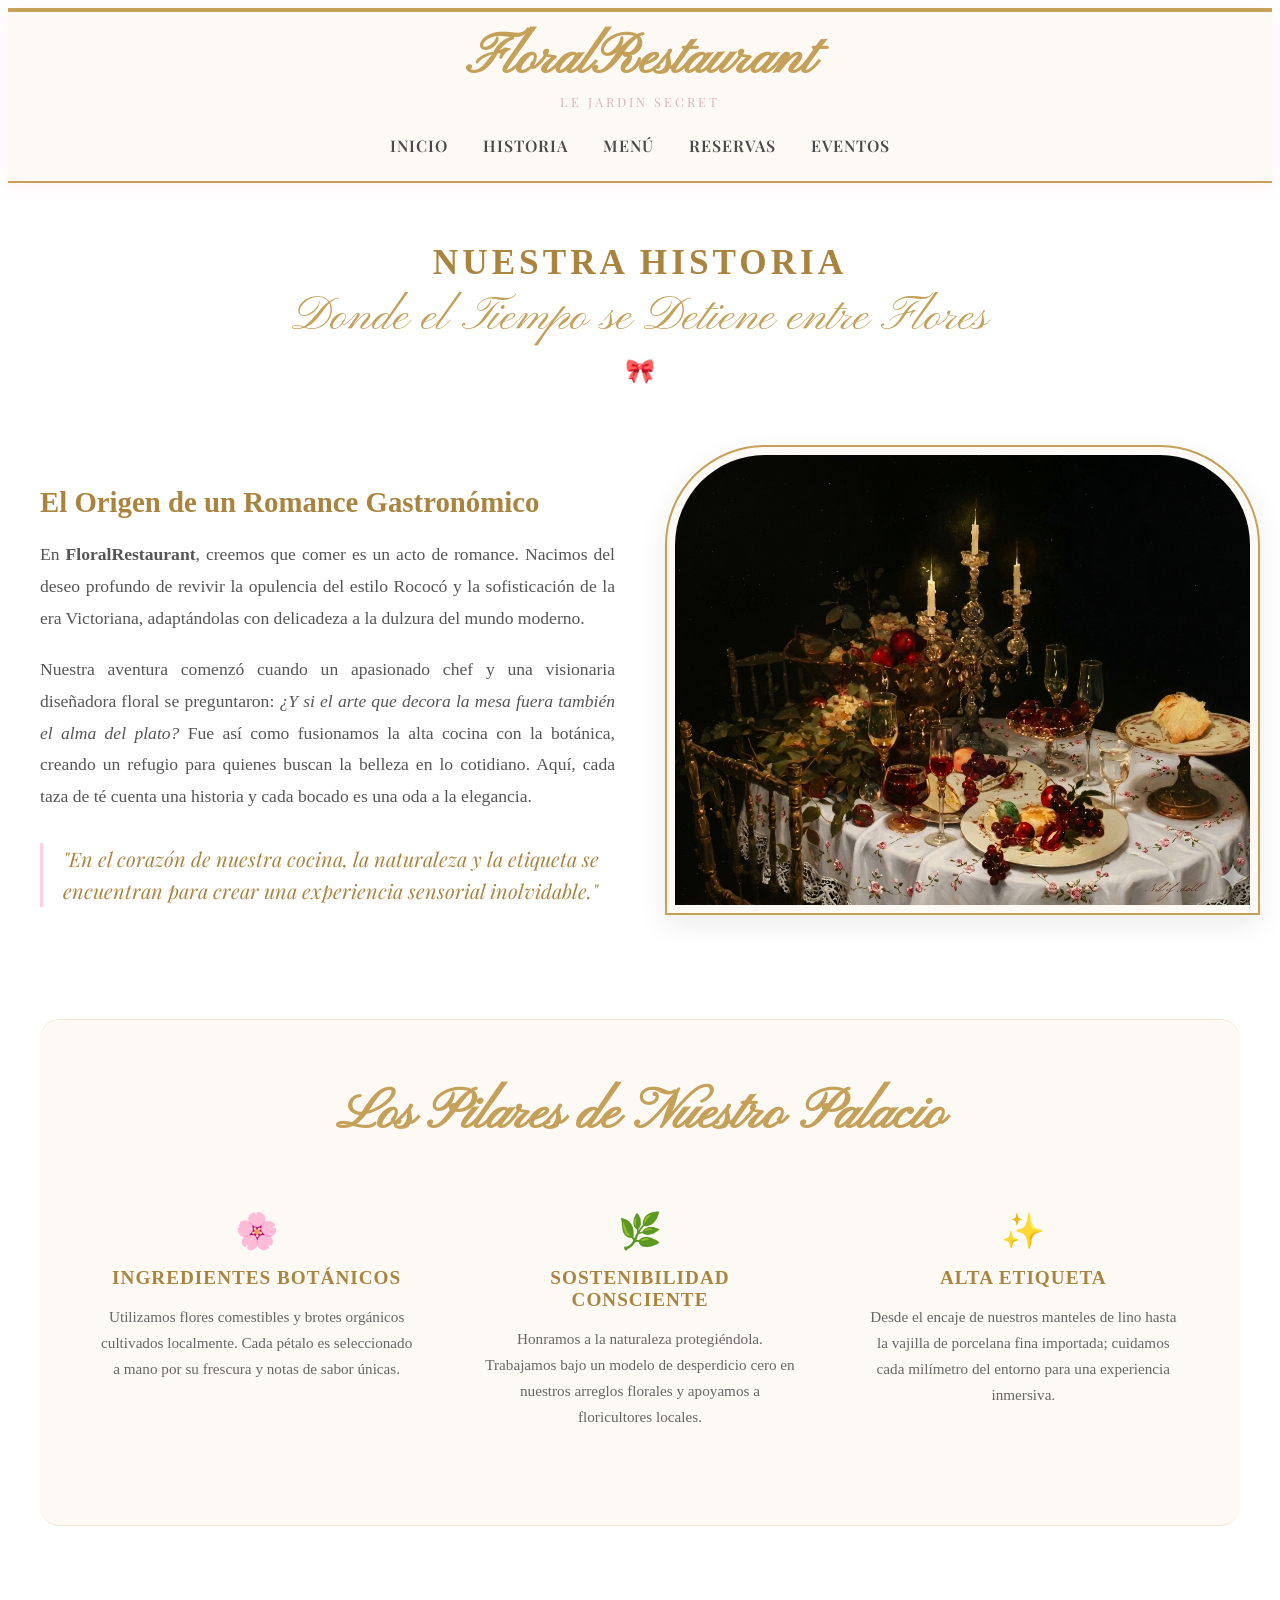
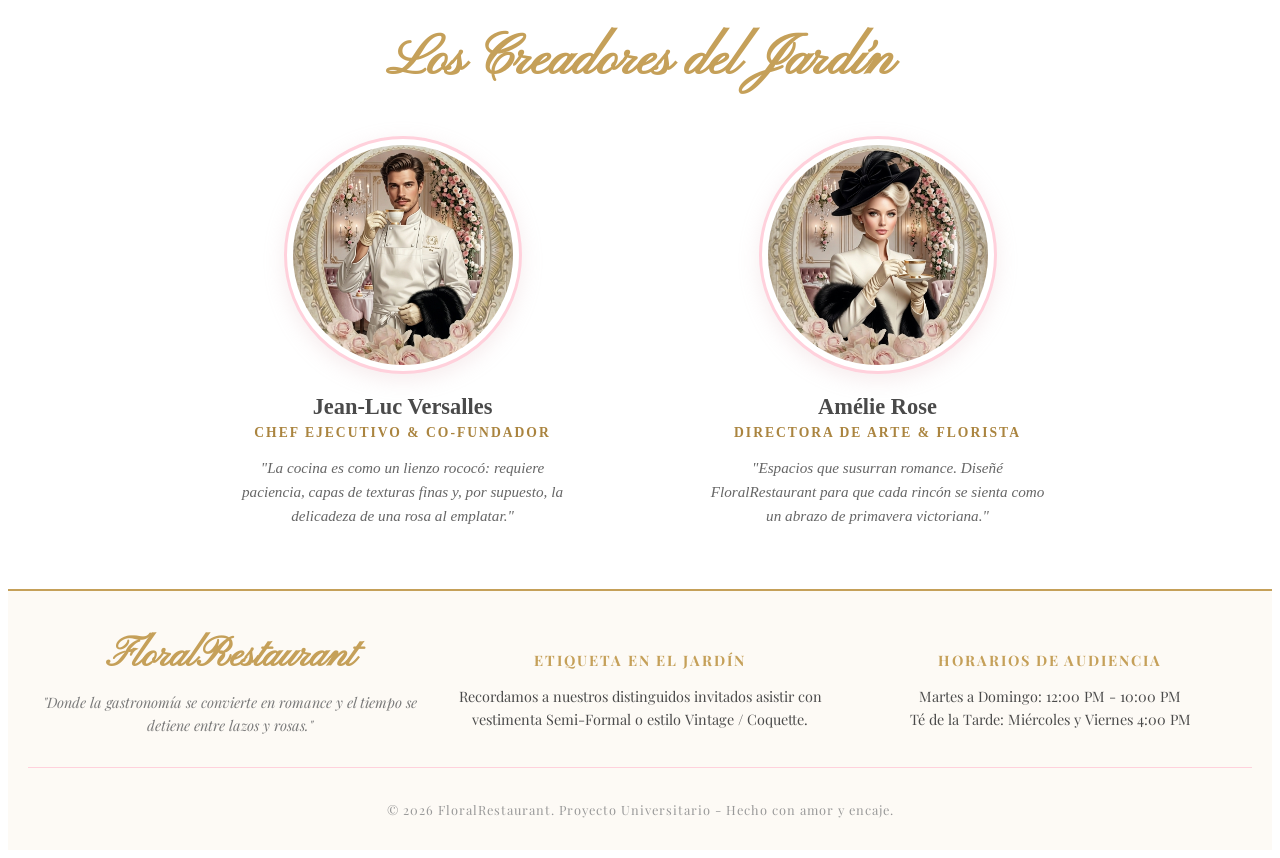
<file: html/historia.html>
<!DOCTYPE html>
<html lang="es">
<head>
    <meta charset="UTF-8">
    <meta name="viewport" content="width=device-width, initial-scale=1.0">
    <title>FloralRestaurant - Nuestra Historia</title>
    <link href="https://fonts.googleapis.com/css2?family=Pinyon+Script&family=Playfair+Display:ital,wght@0,400;0,600;0,700;1,400&display=swap" rel="stylesheet">
    <link rel="stylesheet" href="../css/historia.css">
</head>
<body>

    <main class="about-container">
        <script src="../components/nav.js"></script>
        <header class="about-header">
            <h2>Nuestra Historia</h2>
            <p class="subtitle">Donde el Tiempo se Detiene entre Flores</p>
            <div class="divider">🎀</div>
        </header>

        <section class="story-section">
            <div class="story-text">
                <h3>El Origen de un Romance Gastronómico</h3>
                <p>
                    En <strong>FloralRestaurant</strong>, creemos que comer es un acto de romance. Nacimos del deseo profundo de revivir la opulencia del estilo Rococó y la sofisticación de la era Victoriana, adaptándolas con delicadeza a la dulzura del mundo moderno. 
                </p>
                <p>
                    Nuestra aventura comenzó cuando un apasionado chef y una visionaria diseñadora floral se preguntaron: <em>¿Y si el arte que decora la mesa fuera también el alma del plato?</em> Fue así como fusionamos la alta cocina con la botánica, creando un refugio para quienes buscan la belleza en lo cotidiano. Aquí, cada taza de té cuenta una historia y cada bocado es una oda a la elegancia.
                </p>
                <blockquote>
                    "En el corazón de nuestra cocina, la naturaleza y la etiqueta se encuentran para crear una experiencia sensorial inolvidable."
                </blockquote>
            </div>
            <div class="story-image">
                <img src="../recursos/mesa.png" alt="Mesa clásica victoriana de FloralRestaurant">
            </div>
        </section>

        <section class="philosophy-section">
            <h3 class="section-title">Los Pilares de Nuestro Palacio</h3>
            <div class="philosophy-grid">
                
                <div class="philosophy-card">
                    <span class="card-icon">🌸</span>
                    <h4>Ingredientes Botánicos</h4>
                    <p>Utilizamos flores comestibles y brotes orgánicos cultivados localmente. Cada pétalo es seleccionado a mano por su frescura y notas de sabor únicas.</p>
                </div>

                <div class="philosophy-card">
                    <span class="card-icon">🌿</span>
                    <h4>Sostenibilidad Consciente</h4>
                    <p>Honramos a la naturaleza protegiéndola. Trabajamos bajo un modelo de desperdicio cero en nuestros arreglos florales y apoyamos a floricultores locales.</p>
                </div>

                <div class="philosophy-card">
                    <span class="card-icon">✨</span>
                    <h4>Alta Etiqueta</h4>
                    <p>Desde el encaje de nuestros manteles de lino hasta la vajilla de porcelana fina importada; cuidamos cada milímetro del entorno para una experiencia inmersiva.</p>
                </div>

            </div>
        </section>

        <section class="team-section">
            <h3 class="section-title">Los Creadores del Jardín</h3>
            <div class="team-grid">
                
                <div class="team-member">
                    <div class="member-photo">
                        <img src="../recursos/chef.png" alt="Chef Ejecutivo">
                    </div>
                    <h4>Jean-Luc Versalles</h4>
                    <p class="role">Chef Ejecutivo & Co-fundador</p>
                    <p class="inspiration">"La cocina es como un lienzo rococó: requiere paciencia, capas de texturas finas y, por supuesto, la delicadeza de una rosa al emplatar."</p>
                </div>

                <div class="team-member">
                    <div class="member-photo">
                        <img src="../recursos/directora.png" alt="Diseñadora Floral">
                    </div>
                    <h4>Amélie Rose</h4>
                    <p class="role">Directora de Arte & Florista</p>
                    <p class="inspiration">"Espacios que susurran romance. Diseñé FloralRestaurant para que cada rincón se sienta como un abrazo de primavera victoriana."</p>
                </div>

            </div>
        </section>

    </main>

    
    <script src="../components/footer.js"></script>
</body>
</html>
</file>
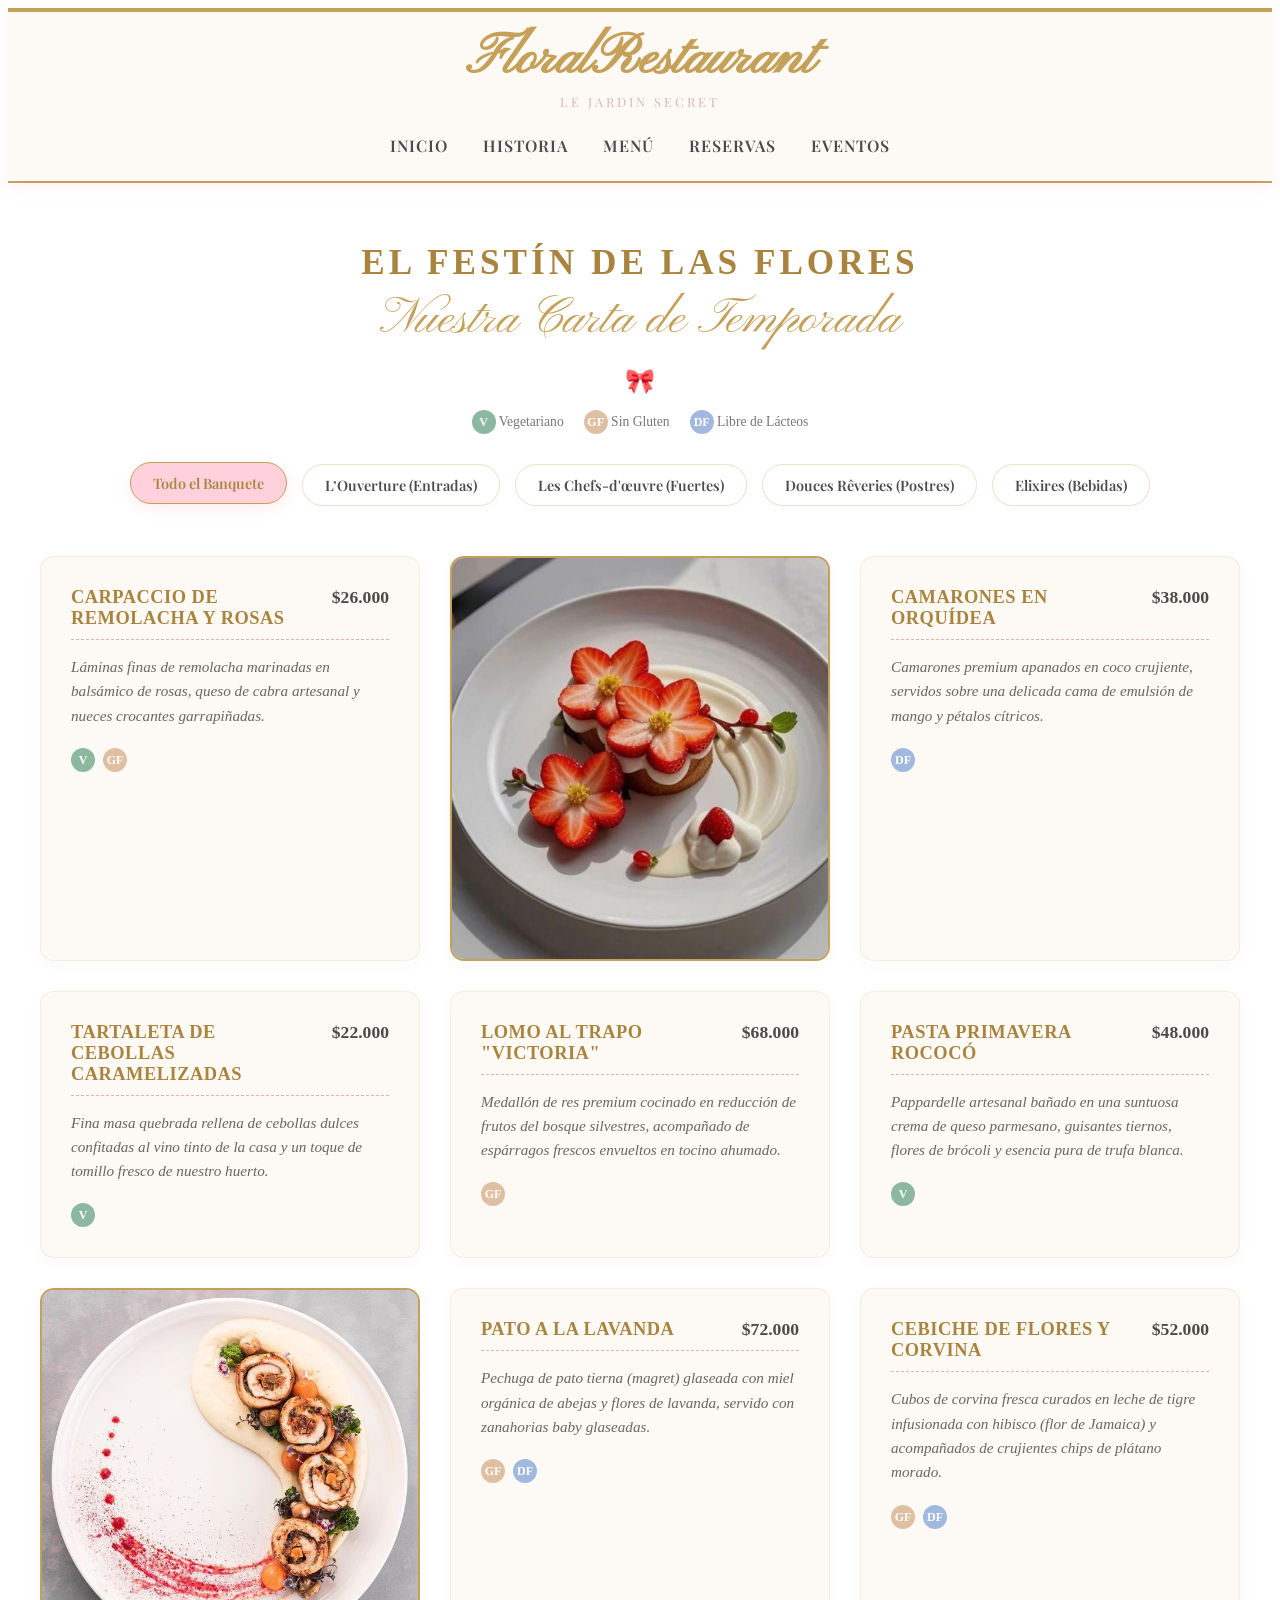
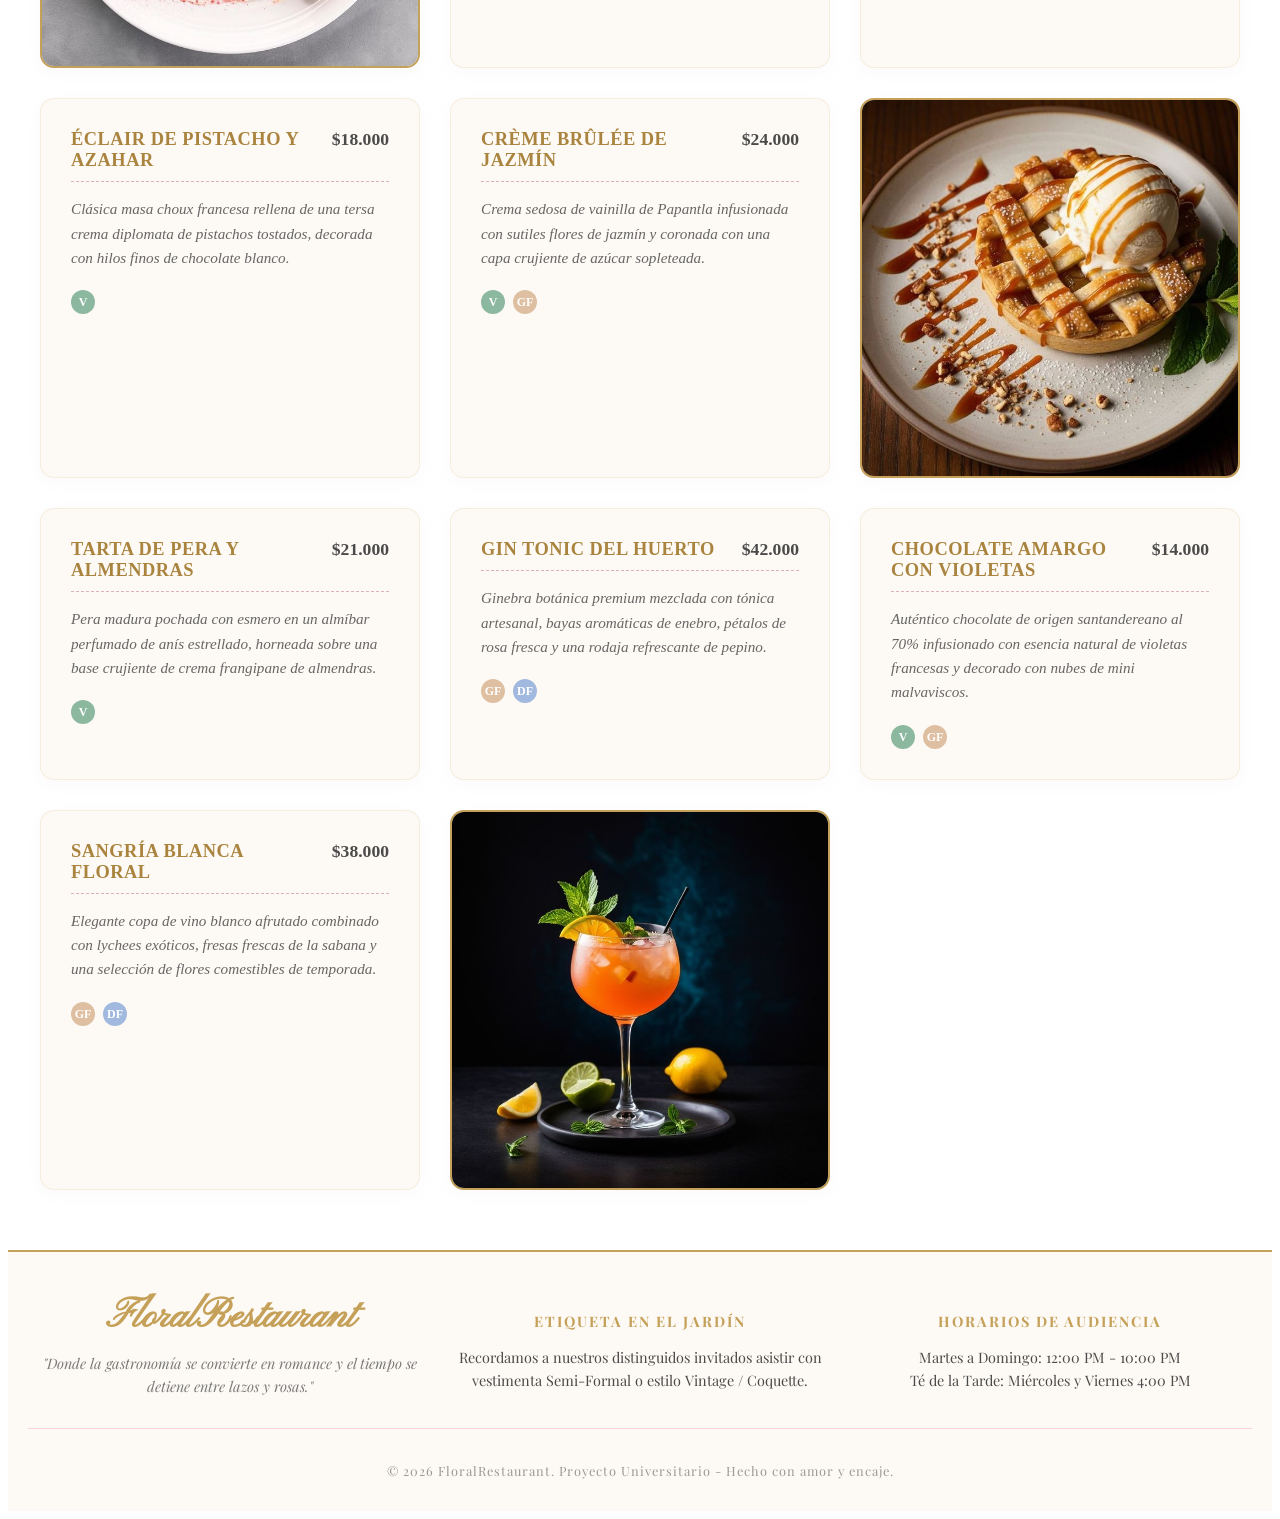
<file: html/menu.html>
<!DOCTYPE html>
<html lang="es">
<head>
    <meta charset="UTF-8">
    <meta name="viewport" content="width=device-width, initial-scale=1.0">
    <title>FloralRestaurant - Menú de la Corte</title>
    <link href="https://fonts.googleapis.com/css2?family=Pinyon+Script&family=Playfair+Display:ital,wght@0,400;0,600;0,700;1,400&display=swap" rel="stylesheet">
    <link rel="stylesheet" href="../css/menu.css">
</head>
<body>

    <main class="menu-page">
            <script src="../components/nav.js"></script>
        <header class="menu-header">
            <h2>El Festín de las Flores</h2>
            <p class="subtitle">Nuestra Carta de Temporada</p>
            <div class="divider">🎀</div>
            
            <div class="menu-legend">
                <span><small class="icon-badge veg">V</small> Vegetariano</span>
                <span><small class="icon-badge gf">GF</small> Sin Gluten</span>
                <span><small class="icon-badge df">DF</small> Libre de Lácteos</span>
            </div>

            <div class="filter-controls">
                <button class="filter-btn active" data-filter="all">Todo el Banquete</button>
                <button class="filter-btn" data-filter="entradas">L’Ouverture (Entradas)</button>
                <button class="filter-btn" data-filter="fuertes">Les Chefs-d'œuvre (Fuertes)</button>
                <button class="filter-btn" data-filter="postres">Douces Rêveries (Postres)</button>
                <button class="filter-btn" data-filter="bebidas">Elixires (Bebidas)</button>
            </div>
        </header>

        <div class="menu-grid" id="menu-items-container">
            
            <div class="menu-card item-entradas">
                <div class="card-details">
                    <div class="item-header">
                        <h4>Carpaccio de Remolacha y Rosas</h4>
                        <span class="price">$26.000</span>
                    </div>
                    <p class="description">Láminas finas de remolacha marinadas en balsámico de rosas, queso de cabra artesanal y nueces crocantes garrapiñadas.</p>
                    <div class="tags"><span class="icon-badge veg" title="Vegetariano">V</span><span class="icon-badge gf" title="Sin Gluten">GF</span></div>
                </div>
            </div>

            <div class="menu-card menu-image-box item-entradas">
                <img src="../recursos/descarga (19).jfif" alt="Entrada Icónica de la Casa">
            </div>

            <div class="menu-card item-entradas">
                <div class="card-details">
                    <div class="item-header">
                        <h4>Camarones en Orquídea</h4>
                        <span class="price">$38.000</span>
                    </div>
                    <p class="description">Camarones premium apanados en coco crujiente, servidos sobre una delicada cama de emulsión de mango y pétalos cítricos.</p>
                    <div class="tags"><span class="icon-badge df" title="Libre de Lácteos">DF</span></div>
                </div>
            </div>

            <div class="menu-card item-entradas">
                <div class="card-details">
                    <div class="item-header">
                        <h4>Tartaleta de Cebollas Caramelizadas</h4>
                        <span class="price">$22.000</span>
                    </div>
                    <p class="description">Fina masa quebrada rellena de cebollas dulces confitadas al vino tinto de la casa y un toque de tomillo fresco de nuestro huerto.</p>
                    <div class="tags"><span class="icon-badge veg" title="Vegetariano">V</span></div>
                </div>
            </div>

            <div class="menu-card item-fuertes">
                <div class="card-details">
                    <div class="item-header">
                        <h4>Lomo al Trapo "Victoria"</h4>
                        <span class="price">$68.000</span>
                    </div>
                    <p class="description">Medallón de res premium cocinado en reducción de frutos del bosque silvestres, acompañado de espárragos frescos envueltos en tocino ahumado.</p>
                    <div class="tags"><span class="icon-badge gf" title="Sin Gluten">GF</span></div>
                </div>
            </div>

            <div class="menu-card item-fuertes">
                <div class="card-details">
                    <div class="item-header">
                        <h4>Pasta Primavera Rococó</h4>
                        <span class="price">$48.000</span>
                    </div>
                    <p class="description">Pappardelle artesanal bañado en una suntuosa crema de queso parmesano, guisantes tiernos, flores de brócoli y esencia pura de trufa blanca.</p>
                    <div class="tags"><span class="icon-badge veg" title="Vegetariano">V</span></div>
                </div>
            </div>

            <div class="menu-card menu-image-box item-fuertes">
                <img src="../recursos/descarga (23).jfif" alt="Plato Fuerte Emblemático">
            </div>

            <div class="menu-card item-fuertes">
                <div class="card-details">
                    <div class="item-header">
                        <h4>Pato a la Lavanda</h4>
                        <span class="price">$72.000</span>
                    </div>
                    <p class="description">Pechuga de pato tierna (magret) glaseada con miel orgánica de abejas y flores de lavanda, servido con zanahorias baby glaseadas.</p>
                    <div class="tags"><span class="icon-badge gf" title="Sin Gluten">GF</span><span class="icon-badge df" title="Libre de Lácteos">DF</span></div>
                </div>
            </div>

            <div class="menu-card item-fuertes">
                <div class="card-details">
                    <div class="item-header">
                        <h4>Cebiche de Flores y Corvina</h4>
                        <span class="price">$52.000</span>
                    </div>
                    <p class="description">Cubos de corvina fresca curados en leche de tigre infusionada con hibisco (flor de Jamaica) y acompañados de crujientes chips de plátano morado.</p>
                    <div class="tags"><span class="icon-badge gf" title="Sin Gluten">GF</span><span class="icon-badge df" title="Libre de Lácteos">DF</span></div>
                </div>
            </div>

            <div class="menu-card item-postres">
                <div class="card-details">
                    <div class="item-header">
                        <h4>Éclair de Pistacho y Azahar</h4>
                        <span class="price">$18.000</span>
                    </div>
                    <p class="description">Clásica masa choux francesa rellena de una tersa crema diplomata de pistachos tostados, decorada con hilos finos de chocolate blanco.</p>
                    <div class="tags"><span class="icon-badge veg" title="Vegetariano">V</span></div>
                </div>
            </div>

            <div class="menu-card item-postres">
                <div class="card-details">
                    <div class="item-header">
                        <h4>Crème Brûlée de Jazmín</h4>
                        <span class="price">$24.000</span>
                    </div>
                    <p class="description">Crema sedosa de vainilla de Papantla infusionada con sutiles flores de jazmín y coronada con una capa crujiente de azúcar sopleteada.</p>
                    <div class="tags"><span class="icon-badge veg" title="Vegetariano">V</span><span class="icon-badge gf" title="Sin Gluten">GF</span></div>
                </div>
            </div>

            <div class="menu-card menu-image-box item-postres">
                <img src="../recursos/descarga (21).jfif" alt="Postre de la Realeza">
            </div>

            <div class="menu-card item-postres">
                <div class="card-details">
                    <div class="item-header">
                        <h4>Tarta de Pera y Almendras</h4>
                        <span class="price">$21.000</span>
                    </div>
                    <p class="description">Pera madura pochada con esmero en un almíbar perfumado de anís estrellado, horneada sobre una base crujiente de crema frangipane de almendras.</p>
                    <div class="tags"><span class="icon-badge veg" title="Vegetariano">V</span></div>
                </div>
            </div>

            <div class="menu-card item-bebidas">
                <div class="card-details">
                    <div class="item-header">
                        <h4>Gin Tonic del Huerto</h4>
                        <span class="price">$42.000</span>
                    </div>
                    <p class="description">Ginebra botánica premium mezclada con tónica artesanal, bayas aromáticas de enebro, pétalos de rosa fresca y una rodaja refrescante de pepino.</p>
                    <div class="tags"><span class="icon-badge gf" title="Sin Gluten">GF</span><span class="icon-badge df" title="Libre de Lácteos">DF</span></div>
                </div>
            </div>

            <div class="menu-card item-bebidas">
                <div class="card-details">
                    <div class="item-header">
                        <h4>Chocolate Amargo con Violetas</h4>
                        <span class="price">$14.000</span>
                    </div>
                    <p class="description">Auténtico chocolate de origen santandereano al 70% infusionado con esencia natural de violetas francesas y decorado con nubes de mini malvaviscos.</p>
                    <div class="tags"><span class="icon-badge veg" title="Vegetariano">V</span><span class="icon-badge gf" title="Sin Gluten">GF</span></div>
                </div>
            </div>

            <div class="menu-card item-bebidas">
                <div class="card-details">
                    <div class="item-header">
                        <h4>Sangría Blanca Floral</h4>
                        <span class="price">$38.000</span>
                    </div>
                    <p class="description">Elegante copa de vino blanco afrutado combinado con lychees exóticos, fresas frescas de la sabana y una selección de flores comestibles de temporada.</p>
                    <div class="tags"><span class="icon-badge gf" title="Sin Gluten">GF</span><span class="icon-badge df" title="Libre de Lácteos">DF</span></div>
                </div>
            </div>
            <div class="menu-card menu-image-box item-bebidas">
                <img src="../recursos/licor.jpg" alt="Postre de la Realeza">
            </div>

        </div>
    </main>


    <script src="../components/menu.js"></script>
    <script src="../components/footer.js"></script>
</body>
</html>
</file>
<file: css/historia.css>
:root {
    --oro: #c5a059;
    --oro-viejo: #aa843f;
    --rosa-pastel: #ffd1dc;
    --rosa-oscuro: #dbb3b8;
    --crema: #fdfaf5;
    --blanco: #ffffff;
    --texto: #4a4a4a;
}

.about-container {
    max-width: 1200px;
    margin: 60px auto;
    padding: 0 20px;
}

.about-header {
    text-align: center;
    margin-bottom: 60px;
}

.about-header h2 {
    font-size: 2.2rem;
    color: var(--oro-viejo);
    text-transform: uppercase;
    letter-spacing: 4px;
    margin-bottom: 5px;
}

.about-header .subtitle {
    font-family: 'Pinyon Script', cursive;
    font-size: 3rem;
    color: var(--oro);
    margin: 0;
}

.about-header .divider {
    font-size: 1.5rem;
    margin-top: 10px;
    color: var(--rosa-oscuro);
}

.story-section {
    display: flex;
    align-items: center;
    gap: 50px;
    margin-bottom: 100px;
}

.story-text {
    flex: 1;
}

.story-text h3 {
    font-size: 1.8rem;
    color: var(--oro-viejo);
    margin-bottom: 20px;
}

.story-text p {
    font-size: 1.1rem;
    line-height: 1.8;
    color: #555;
    margin-bottom: 20px;
    text-align: justify;
}

blockquote {
    font-family: 'Playfair Display', serif;
    font-style: italic;
    font-size: 1.25rem;
    color: var(--oro-viejo);
    border-left: 3px solid var(--rosa-pastel);
    margin: 30px 0 0 0;
    padding-left: 20px;
    line-height: 1.6;
}

.story-image {
    flex: 1;
}

.story-image img {
    width: 100%;
    height: 450px;
    object-fit: cover;
    border-radius: 100px 100px 0 0; /* Arco ovalado superior muy clásico/coquette */
    border: 2px solid var(--oro);
    padding: 8px;
    background-color: var(--crema);
    box-shadow: 0 10px 30px rgba(0, 0, 0, 0.08);
}

.philosophy-section {
    background-color: var(--crema);
    border-top: 1px solid rgba(197, 160, 89, 0.2);
    border-bottom: 1px solid rgba(197, 160, 89, 0.2);
    padding: 60px 40px;
    margin-bottom: 100px;
    border-radius: 20px;
}

.section-title {
    text-align: center;
    font-family: 'Pinyon Script', cursive;
    font-size: 3.5rem;
    color: var(--oro);
    margin-top: 0;
    margin-bottom: 40px;
}

.philosophy-grid {
    display: grid;
    grid-template-columns: repeat(auto-fit, minmax(280px, 1fr));
    gap: 30px;
}

.philosophy-card {
    text-align: center;
    padding: 20px;
}

.card-icon {
    font-size: 2.2rem;
    display: block;
    margin-bottom: 15px;
}

.philosophy-card h4 {
    font-size: 1.2rem;
    color: var(--oro-viejo);
    text-transform: uppercase;
    letter-spacing: 1px;
    margin: 10px 0;
}

.philosophy-card p {
    font-size: 0.95rem;
    line-height: 1.7;
    color: #666;
}

/* 4. SECCIÓN EQUIPO */
.team-section {
    margin-bottom: 40px;
}

.team-grid {
    display: grid;
    grid-template-columns: repeat(auto-fit, minmax(320px, 1fr));
    gap: 50px;
    max-width: 900px;
    margin: 0 auto;
}

.team-member {
    text-align: center;
}

.member-photo {
    width: 220px;
    height: 220px;
    margin: 0 auto 20px auto;
    border-radius: 50%;
    overflow: hidden;
    border: 3px solid var(--rosa-pastel);
    box-shadow: 0 6px 20px rgba(219, 179, 184, 0.25);
    padding: 6px;
    background-color: var(--blanco);
}

.member-photo img {
    width: 100%;
    height: 100%;
    object-fit: cover;
    border-radius: 50%;
}

.team-member h4 {
    font-size: 1.4rem;
    color: var(--texto);
    margin: 10px 0 5px 0;
}

.team-member .role {
    font-size: 0.85rem;
    text-transform: uppercase;
    letter-spacing: 2px;
    color: var(--oro-viejo);
    font-weight: 600;
    margin: 0 0 15px 0;
}

.team-member .inspiration {
    font-size: 0.95rem;
    font-style: italic;
    color: #666;
    line-height: 1.6;
    max-width: 340px;
    margin: 0 auto;
}

/* RESPONSIVO */
@media (max-width: 768px) {
    .story-section {
        flex-direction: column;
    }
    .story-image img {
        height: 300px;
    }
    .about-header .subtitle {
        font-size: 2.2rem;
    }
}
</file>
<file: css/menu.css>
:root {
    --oro: #c5a059;
    --oro-viejo: #aa843f;
    --rosa-pastel: #ffd1dc;
    --rosa-oscuro: #dbb3b8;
    --crema: #fdfaf5;
    --blanco: #ffffff;
    --texto: #4a4a4a;
}

.menu-page {
    max-width: 1200px;
    margin: 60px auto;
    padding: 0 20px;
}

.menu-header {
    text-align: center;
    margin-bottom: 50px;
}

.menu-header h2 {
    font-size: 2.2rem;
    color: var(--oro-viejo);
    text-transform: uppercase;
    letter-spacing: 4px;
    margin-bottom: 5px;
}

.menu-header .subtitle {
    font-family: 'Pinyon Script', cursive;
    font-size: 3.2rem;
    color: var(--oro);
    margin: 0;
}

.menu-header .divider {
    font-size: 1.5rem;
    margin: 15px 0;
}

.menu-legend {
    margin-bottom: 30px;
    font-size: 0.85rem;
    color: #777;
    display: flex;
    justify-content: center;
    gap: 20px;
}

.filter-controls {
    display: flex;
    justify-content: center;
    gap: 15px;
    flex-wrap: wrap;
    margin-top: 10px;
}

.filter-btn {
    background-color: var(--blanco);
    color: var(--texto);
    border: 1px solid rgba(197, 160, 89, 0.3);
    padding: 10px 22px;
    font-family: 'Playfair Display', serif;
    font-size: 0.9rem;
    font-weight: 600;
    cursor: pointer;
    border-radius: 30px;
    transition: all 0.3s ease;
    box-shadow: 0 3px 10px rgba(0,0,0,0.02);
}

.filter-btn:hover, .filter-btn.active {
    background-color: var(--rosa-pastel);
    color: var(--oro-viejo);
    border-color: var(--oro);
    transform: translateY(-2px);
    box-shadow: 0 5px 15px rgba(255, 209, 220, 0.4);
}

.menu-grid {
    display: grid;
    grid-template-columns: repeat(auto-fit, minmax(320px, 1fr));
    gap: 30px;
    transition: opacity 0.4s ease;
}
.menu-card {
    background-color: var(--crema);
    border: 1px solid rgba(197, 160, 89, 0.15);
    border-radius: 14px;
    padding: 30px;
    display: flex;
    flex-direction: column;
    justify-content: space-between;
    box-shadow: 0 4px 15px rgba(219, 179, 184, 0.08);
    transition: all 0.4s ease;
    opacity: 1;
    transform: scale(1);
}

.menu-card.hidden {
    display: none;
    opacity: 0;
    transform: scale(0.9);
}

.item-header {
    display: flex;
    justify-content: space-between;
    align-items: baseline;
    border-bottom: 1px dashed var(--rosa-oscuro);
    padding-bottom: 10px;
    margin-bottom: 15px;
}

.item-header h4 {
    font-size: 1.15rem;
    color: var(--oro-viejo);
    margin: 0;
    text-transform: uppercase;
    letter-spacing: 0.5px;
    max-width: 75%;
}

.item-header .price {
    font-weight: 700;
    color: var(--texto);
    font-size: 1.1rem;
}

.description {
    font-size: 0.95rem;
    line-height: 1.6;
    color: #666;
    font-style: italic;
    margin: 0 0 20px 0;
}

.tags {
    display: flex;
    gap: 8px;
}

.icon-badge {
    display: inline-block;
    width: 24px;
    height: 24px;
    line-height: 24px;
    text-align: center;
    border-radius: 50%;
    font-size: 0.75rem;
    font-weight: bold;
    color: var(--blanco);
    cursor: default;
}

.veg { background-color: #8cb89f; } /* Vegano */
.gf  { background-color: #dfbfa1; } /* sin gluten */
.df  { background-color: #a1b8df; } /* sin lacteos */


.menu-image-box {
    padding: 0;
    overflow: hidden;
    border: 2px solid var(--oro);
    background-color: var(--blanco);
}

.menu-image-box img {
    width: 100%;
    height: 100%;
    object-fit: cover;
    transition: transform 0.5s ease;
}

.menu-image-box:hover img {
    transform: scale(1.06);
}

/* Responsivo */
@media (max-width: 768px) {
    .menu-header .subtitle { font-size: 2.4rem; }
    .filter-controls { gap: 8px; }
    .filter-btn { padding: 8px 16px; font-size: 0.8rem; }
}
</file>
